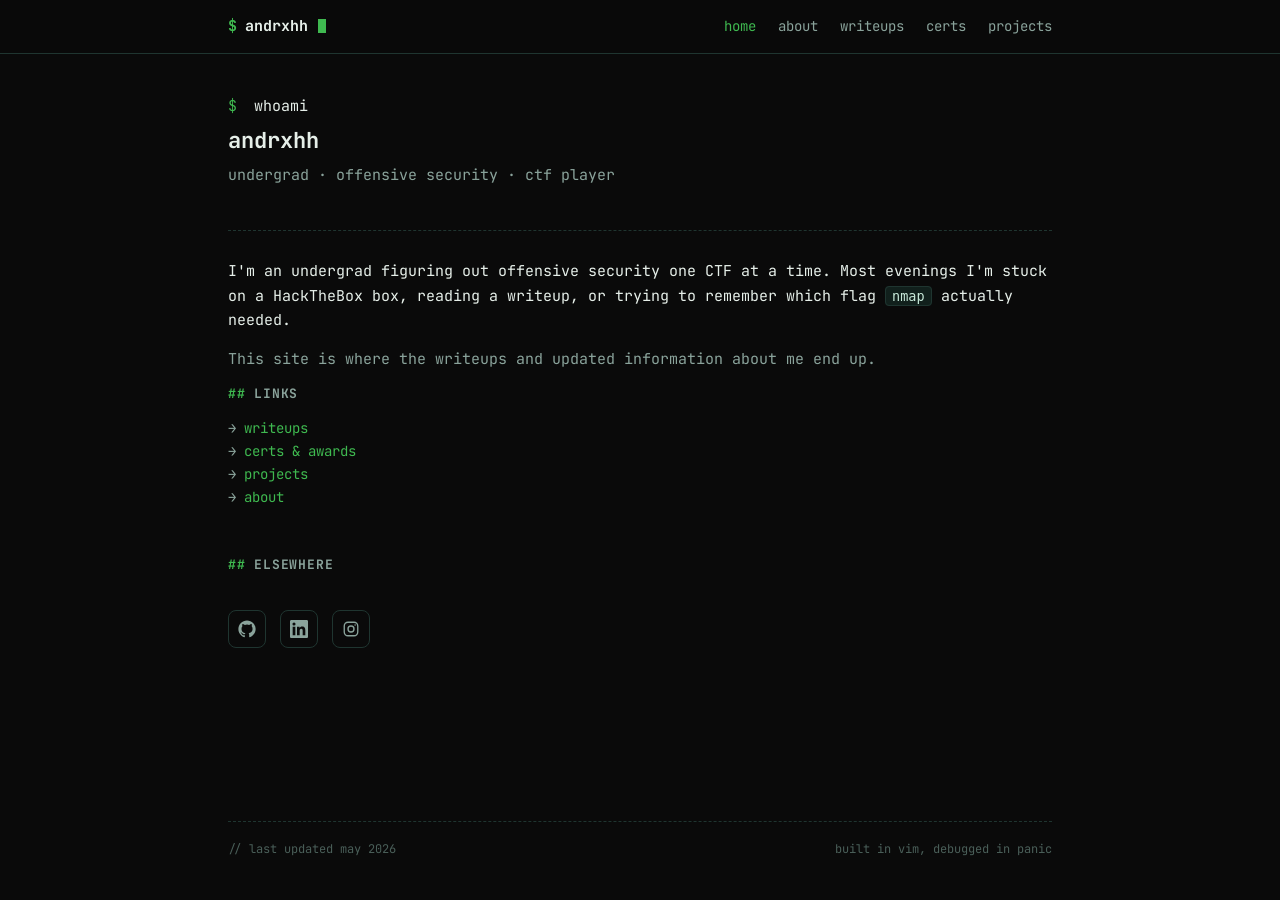
<file: index.html>
<!doctype html>
<html lang="en">
<head>
<meta charset="utf-8" />
<meta name="viewport" content="width=device-width, initial-scale=1" />
<title>andrxhh — home</title>
<link rel="stylesheet" href="styles.css" />
<script src="nav.js" defer></script>
</head>
<body data-screen-label="01 Home">

<header class="topbar">
  <div class="topbar-inner">
    <a class="brand" href="index.html"><span class="prompt">$</span> andrxhh<span class="cursor"></span></a>
    <nav class="nav">
      <a class="active" href="index.html">home</a>
      <a href="about.html">about</a>
      <a href="writeups.html">writeups</a>
      <a href="certs.html">certs</a>
      <a href="projects.html">projects</a>
    </nav>
  </div>
</header>

<main class="wrap">
  <p class="prompt-line"><span class="p">$</span> whoami</p>
  <h1>andrxhh</h1>
  <p class="dim">undergrad · offensive security · ctf player</p>

  <hr />

  <p>
    I'm an undergrad figuring out offensive security one CTF at a time.
    Most evenings I'm stuck on a HackTheBox box, reading a writeup, or trying
    to remember which flag <code style="background:#11201c;border:1px solid #1f3530;padding:1px 6px;border-radius:4px;font-size:13.5px;color:#c7e9d9">nmap</code> actually needed.
  </p>
  <p class="dim">
    This site is where the writeups and updated information about me end up.
  </p>

  <h2 class="section-title">links</h2>
  <ul style="list-style:none;padding:0;margin:0;color:var(--fg-dim);font-size:14px;">
    <li>→ <a href="writeups.html">writeups</a> &nbsp;</li>
    <li>→ <a href="certs.html">certs &amp; awards</a></li>
    <li>→ <a href="projects.html">projects</a></li>
    <li>→ <a href="about.html">about</a></li>
  </ul>

  <h2 class="section-title" style="margin-top:48px;">elsewhere</h2>
  <div class="socials">
    <a href="https://github.com/andrxhh" target="_blank" rel="noopener" aria-label="GitHub" title="GitHub">
      <svg viewBox="0 0 24 24" fill="currentColor"><path d="M12 .5C5.65.5.5 5.65.5 12c0 5.08 3.29 9.39 7.86 10.91.58.11.79-.25.79-.56v-2c-3.2.7-3.88-1.36-3.88-1.36-.52-1.34-1.28-1.7-1.28-1.7-1.05-.72.08-.7.08-.7 1.16.08 1.77 1.19 1.77 1.19 1.03 1.77 2.7 1.26 3.36.96.1-.75.4-1.26.73-1.55-2.55-.29-5.24-1.28-5.24-5.69 0-1.26.45-2.28 1.18-3.08-.12-.29-.51-1.46.11-3.05 0 0 .97-.31 3.17 1.18a11 11 0 0 1 5.78 0c2.2-1.49 3.17-1.18 3.17-1.18.62 1.59.23 2.76.11 3.05.73.8 1.18 1.82 1.18 3.08 0 4.42-2.7 5.39-5.26 5.68.41.36.78 1.05.78 2.12v3.14c0 .31.21.68.8.56C20.21 21.39 23.5 17.08 23.5 12 23.5 5.65 18.35.5 12 .5z"/></svg>
    </a>
    <a href="https://www.linkedin.com/in/andrew-chia-kai-xun" target="_blank" rel="noopener" aria-label="LinkedIn" title="LinkedIn">
      <svg viewBox="0 0 24 24" fill="currentColor"><path d="M20.45 20.45h-3.55v-5.57c0-1.33-.03-3.05-1.86-3.05-1.86 0-2.15 1.45-2.15 2.95v5.67H9.34V9h3.41v1.56h.05c.48-.9 1.63-1.86 3.36-1.86 3.6 0 4.27 2.37 4.27 5.45v6.3zM5.34 7.43a2.07 2.07 0 1 1 0-4.14 2.07 2.07 0 0 1 0 4.14zM7.12 20.45H3.56V9h3.56v11.45zM22.22 0H1.77C.79 0 0 .78 0 1.73v20.54C0 23.22.79 24 1.77 24h20.45C23.21 24 24 23.22 24 22.27V1.73C24 .78 23.21 0 22.22 0z"/></svg>
    </a>
    <a href="https://instagram.com/andrxhh" target="_blank" rel="noopener" aria-label="Instagram" title="Instagram">
      <svg viewBox="0 0 24 24" fill="none" stroke="currentColor" stroke-width="1.8"><rect x="3" y="3" width="18" height="18" rx="5"/><circle cx="12" cy="12" r="4"/><circle cx="17.5" cy="6.5" r="1" fill="currentColor" stroke="none"/></svg>
    </a>
  </div>

  <div class="footer">
    <span>// last updated may 2026</span>
    <span>built in vim, debugged in panic</span>
  </div>
</main>

</body>
</html>
</file>
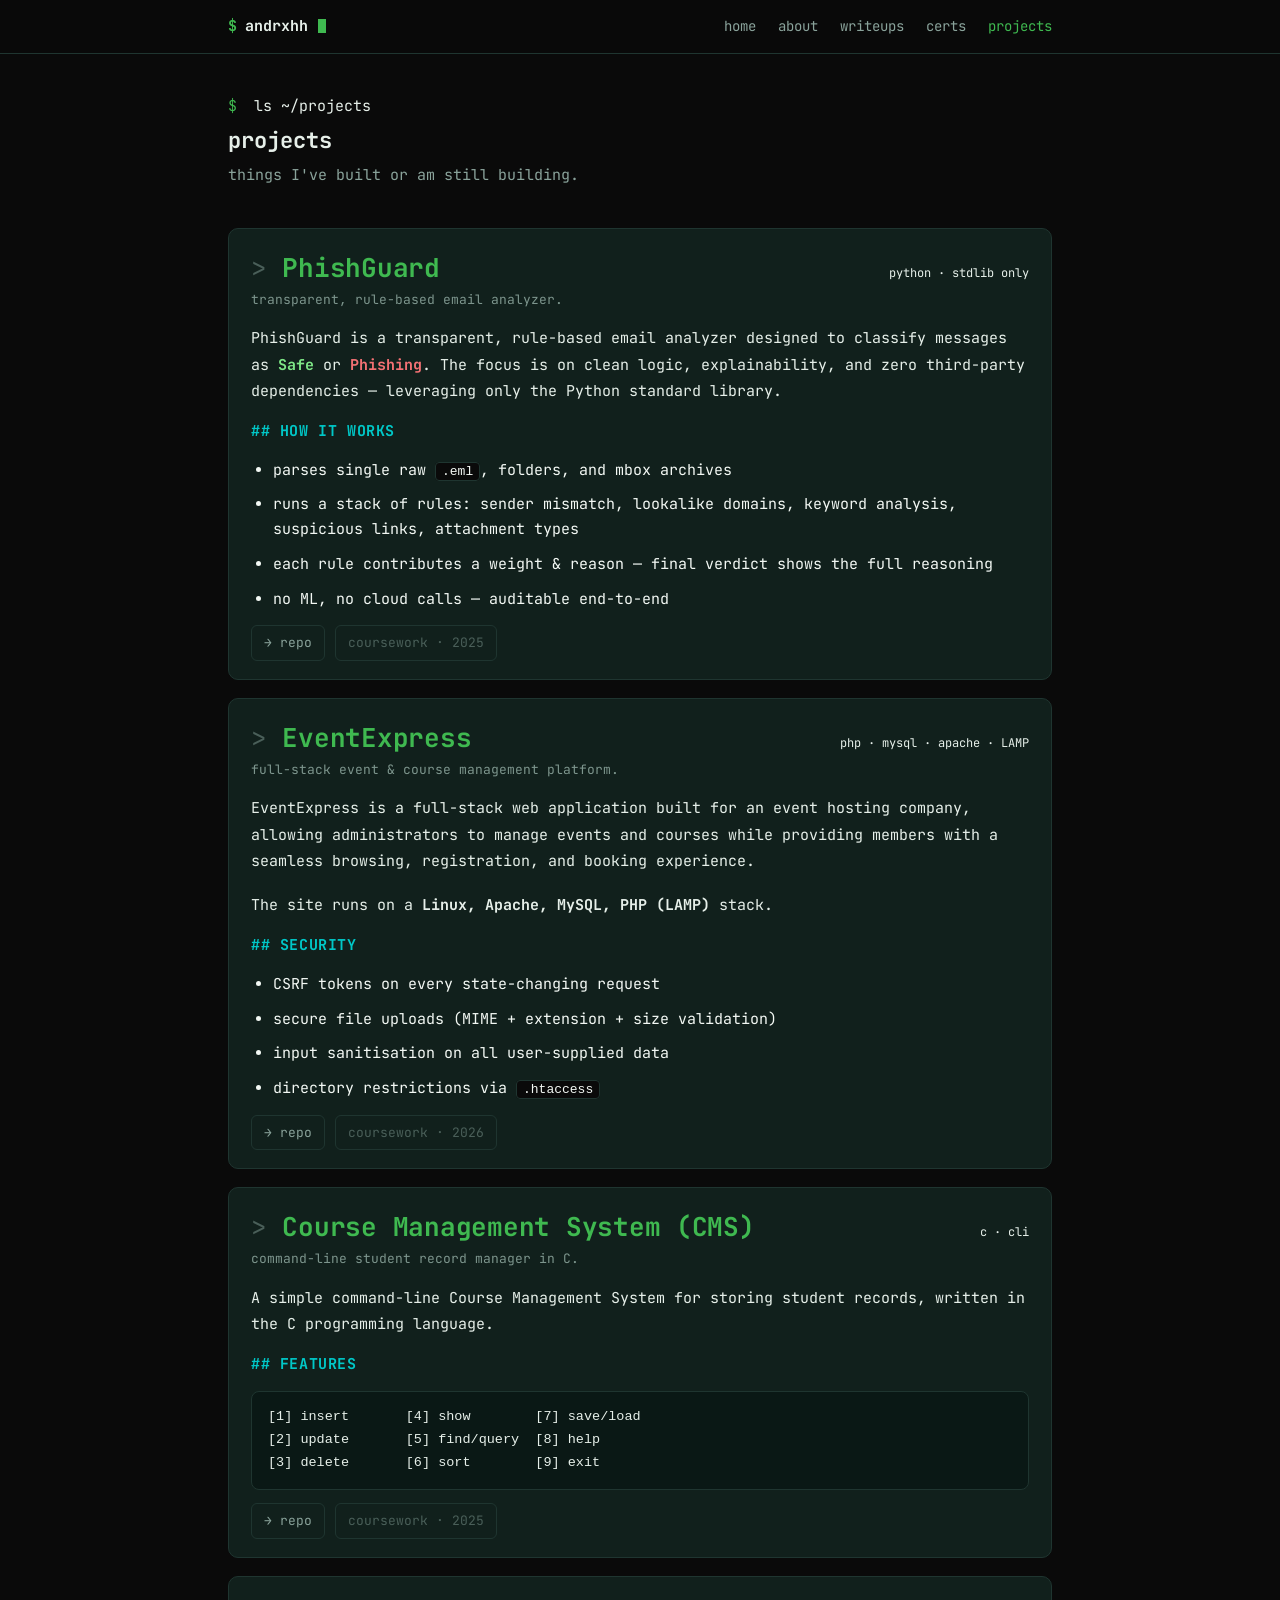
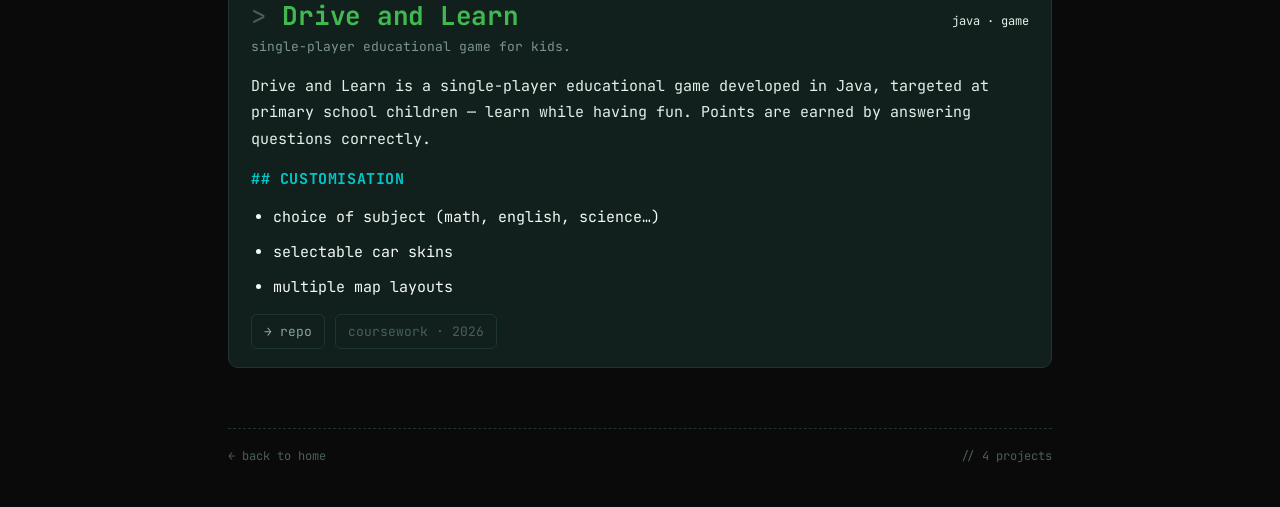
<file: projects.html>
<!doctype html>
<html lang="en">
<head>
<meta charset="utf-8" />
<meta name="viewport" content="width=device-width, initial-scale=1" />
<title>andrxhh — projects</title>
<link rel="stylesheet" href="styles.css" />
<script src="nav.js" defer></script>
<style>
  /* projects-page only */
  main.wrap ul li { margin-bottom: 10px; }
  main.wrap .section-title {
    color: #00c8c8;
    font-size: 15px;
    font-weight: 700;
    letter-spacing: 0.04em;
    margin: 0 0 16px;
  }
  main.wrap .section-title::before { color: #00c8c8; opacity: 1; }
  main.wrap ul li { color: #f3f8f4; }
  main.wrap article p { margin-bottom: 18px; line-height: 1.75; }
  main.wrap article p.dim { margin-bottom: 18px; color: #7d958d; }
  main.wrap article > div:first-child h2 {
    font-size: 26px !important;
    color: var(--green);
    letter-spacing: -0.01em;
    font-weight: 700;
  }
  main.wrap article > div:first-child h2::before {
    content: "> ";
    color: var(--fg-muted);
    font-weight: 400;
  }
</style>
</head>
<body data-screen-label="05 Projects">

<header class="topbar">
  <div class="topbar-inner">
    <a class="brand" href="index.html"><span class="prompt">$</span> andrxhh<span class="cursor"></span></a>
    <nav class="nav">
      <a href="index.html">home</a>
      <a href="about.html">about</a>
      <a href="writeups.html">writeups</a>
      <a href="certs.html">certs</a>
      <a class="active" href="projects.html">projects</a>
    </nav>
  </div>
</header>

<main class="wrap">
  <p class="prompt-line"><span class="p">$</span> ls ~/projects</p>
  <h1>projects</h1>
  <p class="dim">things I've built or am still building.</p>

  <article style="margin-top:26px;border:1px solid var(--border);border-radius:10px;background:var(--bg-elev);padding:22px 22px 18px;">
    <div style="display:flex;justify-content:space-between;gap:16px;flex-wrap:wrap;align-items:baseline;">
      <h2 style="margin:0;font-size:18px;">PhishGuard</h2>
      <span class="dim" style="font-size:12px;">python · stdlib only</span>
    </div>
    <p class="dim" style="margin:4px 0 14px;font-size:13px;">
      transparent, rule-based email analyzer.
    </p>
    <p>
      PhishGuard is a transparent, rule-based email analyzer designed to classify
      messages as <strong style="color:#7ee787;">Safe</strong> or
      <strong style="color:var(--red);">Phishing</strong>. The focus is on clean
      logic, explainability, and zero third-party dependencies — leveraging only
      the Python standard library.
    </p>

    <h3 class="section-title" style="margin-top:18px;">how it works</h3>
    <ul style="color:var(--fg);padding-left:22px;margin:0 0 14px;">
      <li>parses single raw <code style="background:var(--bg);border:1px solid var(--border);padding:1px 6px;border-radius:4px;font-size:13px;">.eml</code>, folders, and mbox archives</li>
      <li>runs a stack of rules: sender mismatch, lookalike domains, keyword analysis, suspicious links, attachment types</li>
      <li>each rule contributes a weight & reason — final verdict shows the full reasoning</li>
      <li>no ML, no cloud calls — auditable end-to-end</li>
    </ul>

    <div style="display:flex;gap:10px;flex-wrap:wrap;margin-top:10px;">
      <a href="https://github.com/andrxhh" target="_blank" rel="noopener"
         style="display:inline-flex;align-items:center;gap:8px;border:1px solid var(--border);padding:6px 12px;border-radius:6px;color:var(--fg-dim);font-size:13px;">
        → repo
      </a>
      <span style="display:inline-flex;align-items:center;gap:8px;border:1px solid var(--border);padding:6px 12px;border-radius:6px;color:var(--fg-muted);font-size:13px;">
        coursework · 2025
      </span>
    </div>
  </article>

  <article style="margin-top:18px;border:1px solid var(--border);border-radius:10px;background:var(--bg-elev);padding:22px 22px 18px;">
    <div style="display:flex;justify-content:space-between;gap:16px;flex-wrap:wrap;align-items:baseline;">
      <h2 style="margin:0;font-size:18px;">EventExpress</h2>
      <span class="dim" style="font-size:12px;">php · mysql · apache · LAMP</span>
    </div>
    <p class="dim" style="margin:4px 0 14px;font-size:13px;">
      full-stack event &amp; course management platform.
    </p>
    <p>
      EventExpress is a full-stack web application built for an event hosting
      company, allowing administrators to manage events and courses while
      providing members with a seamless browsing, registration, and booking
      experience.
    </p>
    <p>
      The site runs on a <strong>Linux, Apache, MySQL, PHP (LAMP)</strong> stack.
    </p>

    <h3 class="section-title" style="margin-top:18px;">security</h3>
    <ul style="color:var(--fg);padding-left:22px;margin:0 0 14px;">
      <li>CSRF tokens on every state-changing request</li>
      <li>secure file uploads (MIME + extension + size validation)</li>
      <li>input sanitisation on all user-supplied data</li>
      <li>directory restrictions via <code style="background:var(--bg);border:1px solid var(--border);padding:1px 6px;border-radius:4px;font-size:13px;">.htaccess</code></li>
    </ul>

    <div style="display:flex;gap:10px;flex-wrap:wrap;margin-top:10px;">
      <a href="https://github.com/andrxhh" target="_blank" rel="noopener"
         style="display:inline-flex;align-items:center;gap:8px;border:1px solid var(--border);padding:6px 12px;border-radius:6px;color:var(--fg-dim);font-size:13px;">
        → repo
      </a>
      <span style="display:inline-flex;align-items:center;gap:8px;border:1px solid var(--border);padding:6px 12px;border-radius:6px;color:var(--fg-muted);font-size:13px;">
        coursework · 2026
      </span>
    </div>
  </article>

  <article style="margin-top:18px;border:1px solid var(--border);border-radius:10px;background:var(--bg-elev);padding:22px 22px 18px;">
    <div style="display:flex;justify-content:space-between;gap:16px;flex-wrap:wrap;align-items:baseline;">
      <h2 style="margin:0;font-size:18px;">Course Management System (CMS)</h2>
      <span class="dim" style="font-size:12px;">c · cli</span>
    </div>
    <p class="dim" style="margin:4px 0 14px;font-size:13px;">
      command-line student record manager in C.
    </p>
    <p>
      A simple command-line Course Management System for storing student
      records, written in the C programming language.
    </p>

    <h3 class="section-title" style="margin-top:18px;">features</h3>
    <pre style="background:#0a1815;border:1px solid var(--border);padding:14px 16px;border-radius:8px;font-size:13.5px;line-height:1.7;color:var(--fg);overflow-x:auto;">[1] insert       [4] show        [7] save/load
[2] update       [5] find/query  [8] help
[3] delete       [6] sort        [9] exit</pre>

    <div style="display:flex;gap:10px;flex-wrap:wrap;margin-top:10px;">
      <a href="https://github.com/andrxhh" target="_blank" rel="noopener"
         style="display:inline-flex;align-items:center;gap:8px;border:1px solid var(--border);padding:6px 12px;border-radius:6px;color:var(--fg-dim);font-size:13px;">
        → repo
      </a>
      <span style="display:inline-flex;align-items:center;gap:8px;border:1px solid var(--border);padding:6px 12px;border-radius:6px;color:var(--fg-muted);font-size:13px;">
        coursework · 2025
      </span>
    </div>
  </article>

  <article style="margin-top:18px;border:1px solid var(--border);border-radius:10px;background:var(--bg-elev);padding:22px 22px 18px;">
    <div style="display:flex;justify-content:space-between;gap:16px;flex-wrap:wrap;align-items:baseline;">
      <h2 style="margin:0;font-size:18px;">Drive and Learn</h2>
      <span class="dim" style="font-size:12px;">java · game</span>
    </div>
    <p class="dim" style="margin:4px 0 14px;font-size:13px;">
      single-player educational game for kids.
    </p>
    <p>
      Drive and Learn is a single-player educational game developed in Java,
      targeted at primary school children — learn while having fun. Points are
      earned by answering questions correctly.
    </p>

    <h3 class="section-title" style="margin-top:18px;">customisation</h3>
    <ul style="color:var(--fg);padding-left:22px;margin:0 0 14px;">
      <li>choice of subject (math, english, science…)</li>
      <li>selectable car skins</li>
      <li>multiple map layouts</li>
    </ul>

    <div style="display:flex;gap:10px;flex-wrap:wrap;margin-top:10px;">
      <a href="https://github.com/andrxhh" target="_blank" rel="noopener"
         style="display:inline-flex;align-items:center;gap:8px;border:1px solid var(--border);padding:6px 12px;border-radius:6px;color:var(--fg-dim);font-size:13px;">
        → repo
      </a>
      <span style="display:inline-flex;align-items:center;gap:8px;border:1px solid var(--border);padding:6px 12px;border-radius:6px;color:var(--fg-muted);font-size:13px;">
        coursework · 2026
      </span>
    </div>
  </article>

  <div class="footer">
    <a href="index.html" style="color:var(--fg-muted);">← back to home</a>
    <span>// 4 projects</span>
  </div>
</main>

</body>
</html>
</file>
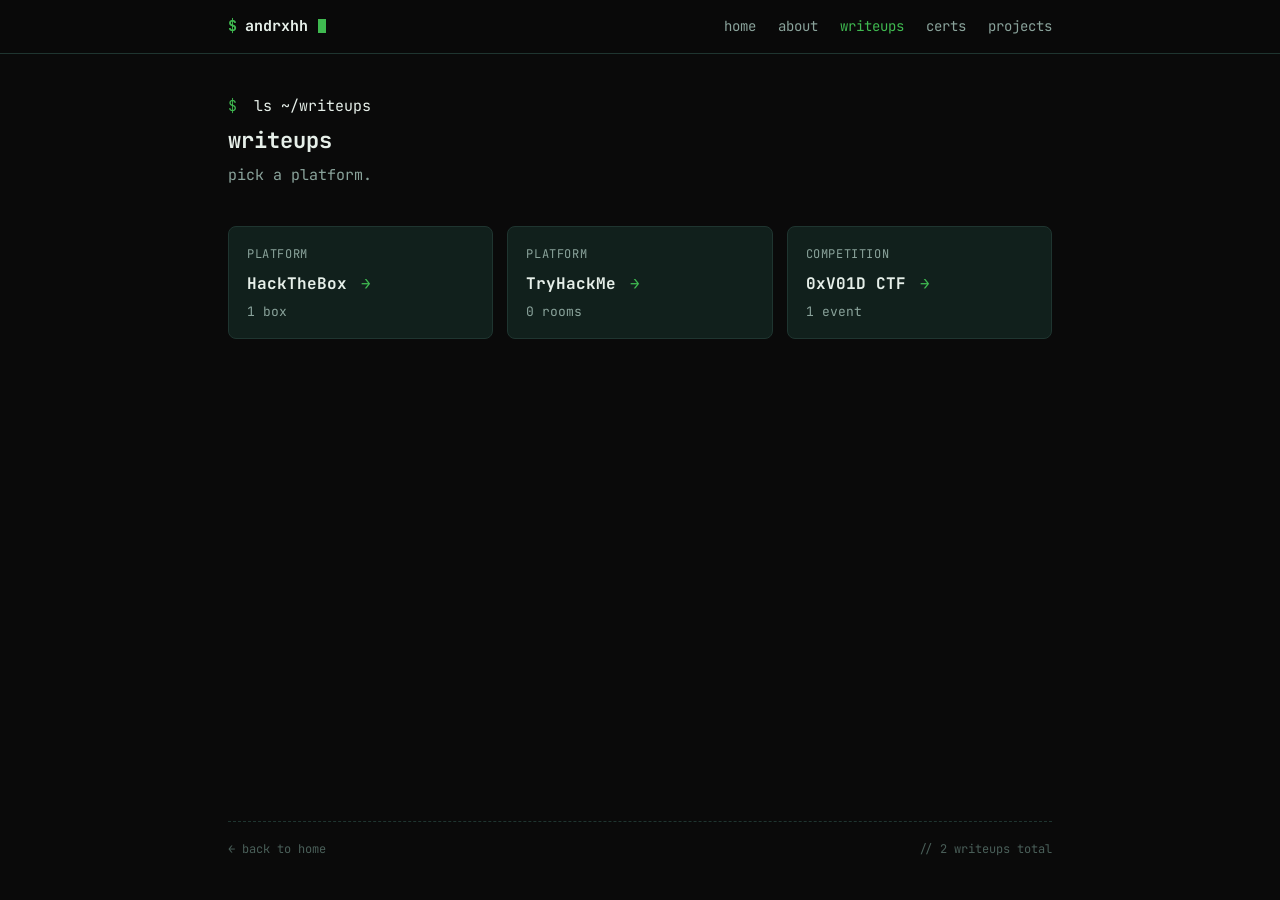
<file: writeups.html>
<!doctype html>
<html lang="en">
<head>
<meta charset="utf-8" />
<meta name="viewport" content="width=device-width, initial-scale=1" />
<title>andrxhh — writeups</title>
<link rel="stylesheet" href="styles.css" />
<script src="nav.js" defer></script>
</head>
<body data-screen-label="03 Writeups">

<header class="topbar">
  <div class="topbar-inner">
    <a class="brand" href="index.html"><span class="prompt">$</span> andrxhh<span class="cursor"></span></a>
    <nav class="nav">
      <a href="index.html">home</a>
      <a href="about.html">about</a>
      <a class="active" href="writeups.html">writeups</a>
      <a href="certs.html">certs</a>
      <a href="projects.html">projects</a>
    </nav>
  </div>
</header>

<main class="wrap">
  <p class="prompt-line"><span class="p">$</span> ls ~/writeups</p>
  <h1>writeups</h1>
  <p class="dim">pick a platform.</p>

  <div class="grid" style="margin-top:24px;">
    <a class="card" href="writeup-platforms/writeups-htb.html">
      <div class="label">platform</div>
      <div class="title">HackTheBox <span class="arrow">→</span></div>
      <div class="meta">1 box</div>
    </a>

    <a class="card" href="writeup-platforms/writeups-thm.html">
      <div class="label">platform</div>
      <div class="title">TryHackMe <span class="arrow">→</span></div>
      <div class="meta">0 rooms</div>
    </a>

    <a class="card" href="writeup-platforms/writeups-v01d.html">
      <div class="label">Competition</div>
      <div class="title">0xV01D CTF <span class="arrow">→</span></div>
      <div class="meta">1 event</div>
    </a>
  </div>

  <div class="footer">
    <a href="index.html" style="color:var(--fg-muted);">← back to home</a>
    <span>// 2 writeups total</span>
  </div>
</main>

</body>
</html>
</file>
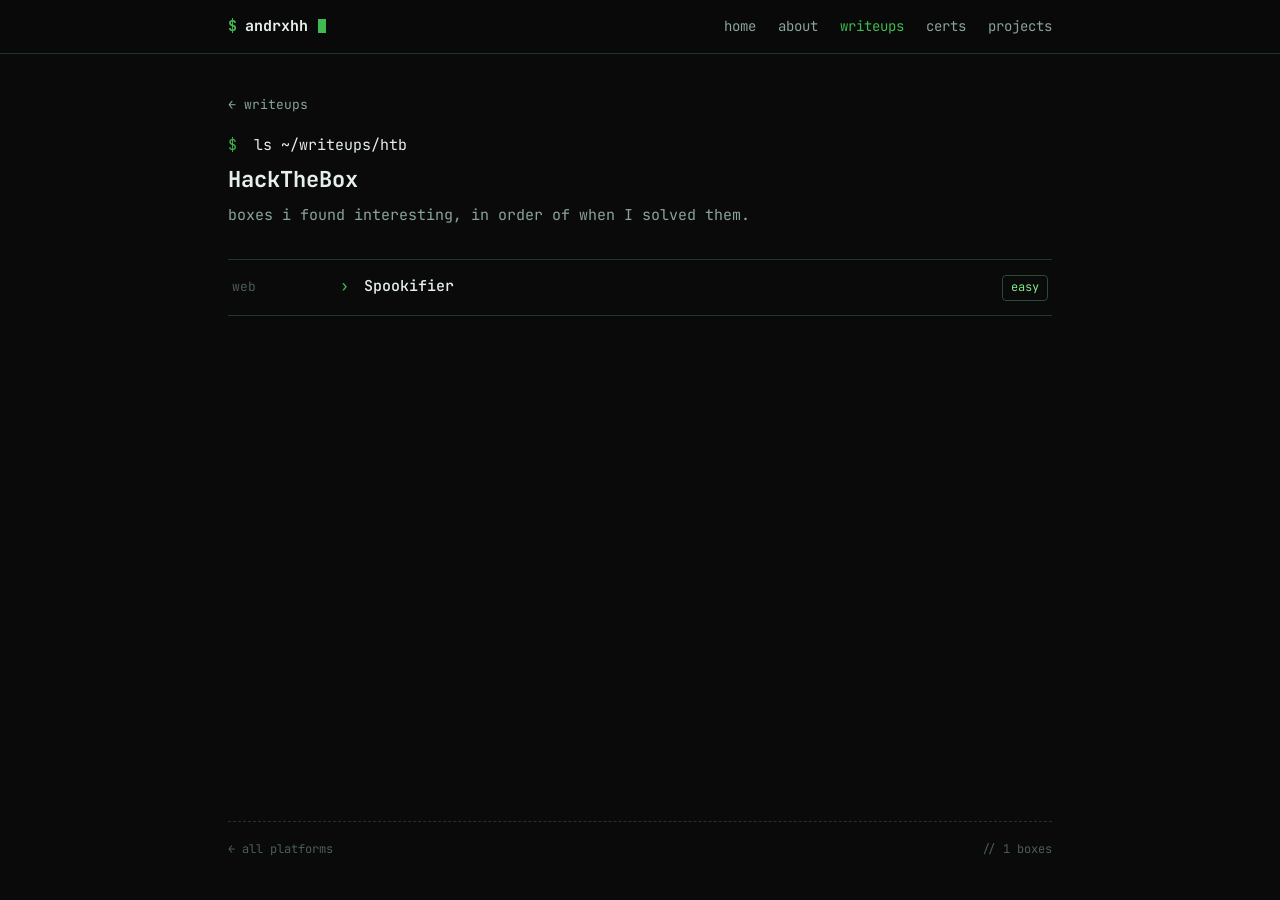
<file: writeup-platforms/writeups-htb.html>
<!doctype html>
<html lang="en">
<head>
<meta charset="utf-8" />
<meta name="viewport" content="width=device-width, initial-scale=1" />
<title>andrxhh — HackTheBox</title>
<link rel="stylesheet" href="../styles.css" />
<script src="../nav.js" defer></script>
</head>
<body data-screen-label="03a HTB">

<header class="topbar">
  <div class="topbar-inner">
    <a class="brand" href="../index.html"><span class="prompt">$</span> andrxhh<span class="cursor"></span></a>
    <nav class="nav">
      <a href="../index.html">home</a>
      <a href="../about.html">about</a>
      <a class="active" href="../writeups.html">writeups</a>
      <a href="../certs.html">certs</a>
      <a href="../projects.html">projects</a>
    </nav>
  </div>
</header>

<main class="wrap">
  <a href="../writeups.html" class="back-link">← writeups</a>
  <p class="prompt-line"><span class="p">$</span> ls ~/writeups/htb</p>
  <h1>HackTheBox</h1>
  <p class="dim">boxes i found interesting, in order of when I solved them.</p>

  <div class="list" style="margin-top:18px;">
    <a class="row" href="../writeups/spookifier.html">
      <span class="date">web</span>
      <span class="name"><span class="arrow">›</span> Spookifier</span>
      <span class="tag easy">easy</span>
    </a>
  </div>

  <div class="footer">
    <a href="../writeups.html" style="color:var(--fg-muted);">← all platforms</a>
    <span>// 1 boxes</span>
  </div>
</main>

</body>
</html>
</file>
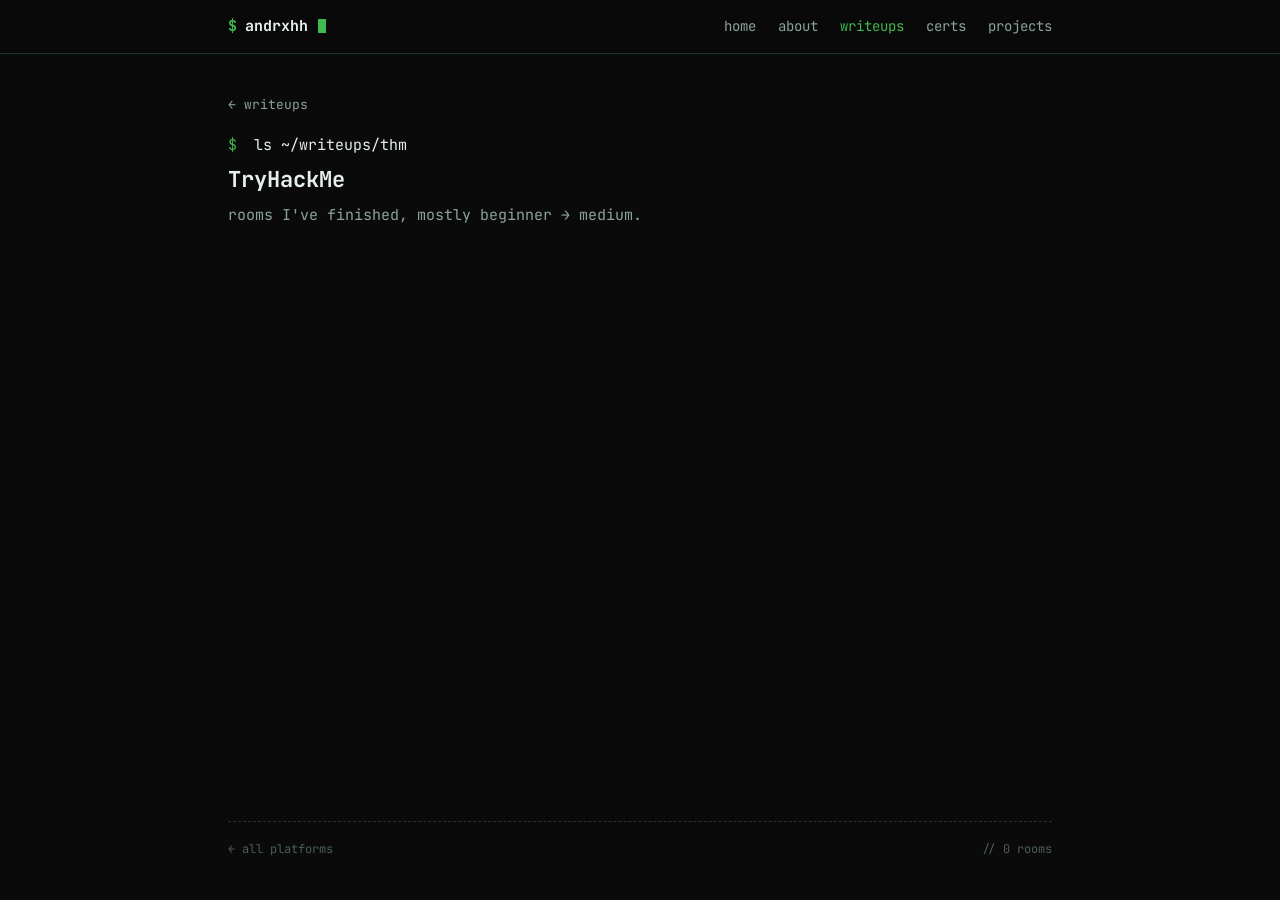
<file: writeup-platforms/writeups-thm.html>
<!doctype html>
<html lang="en">
<head>
<meta charset="utf-8" />
<meta name="viewport" content="width=device-width, initial-scale=1" />
<title>andrxhh — TryHackMe</title>
<link rel="stylesheet" href="../styles.css" />
<script src="../nav.js" defer></script>
</head>
<body data-screen-label="03b THM">

<header class="topbar">
  <div class="topbar-inner">
    <a class="brand" href="../index.html"><span class="prompt">$</span> andrxhh<span class="cursor"></span></a>
    <nav class="nav">
      <a href="../index.html">home</a>
      <a href="../about.html">about</a>
      <a class="active" href="../writeups.html">writeups</a>
      <a href="../certs.html">certs</a>
      <a href="../projects.html">projects</a>
    </nav>
  </div>
</header>

<main class="wrap">
  <a href="../writeups.html" class="back-link">← writeups</a>
  <p class="prompt-line"><span class="p">$</span> ls ~/writeups/thm</p>
  <h1>TryHackMe</h1>
  <p class="dim">rooms I've finished, mostly beginner → medium.</p>



  <div class="footer">
    <a href="../writeups.html" style="color:var(--fg-muted);">← all platforms</a>
    <span>// 0 rooms</span>
  </div>
</main>

</body>
</html>
</file>
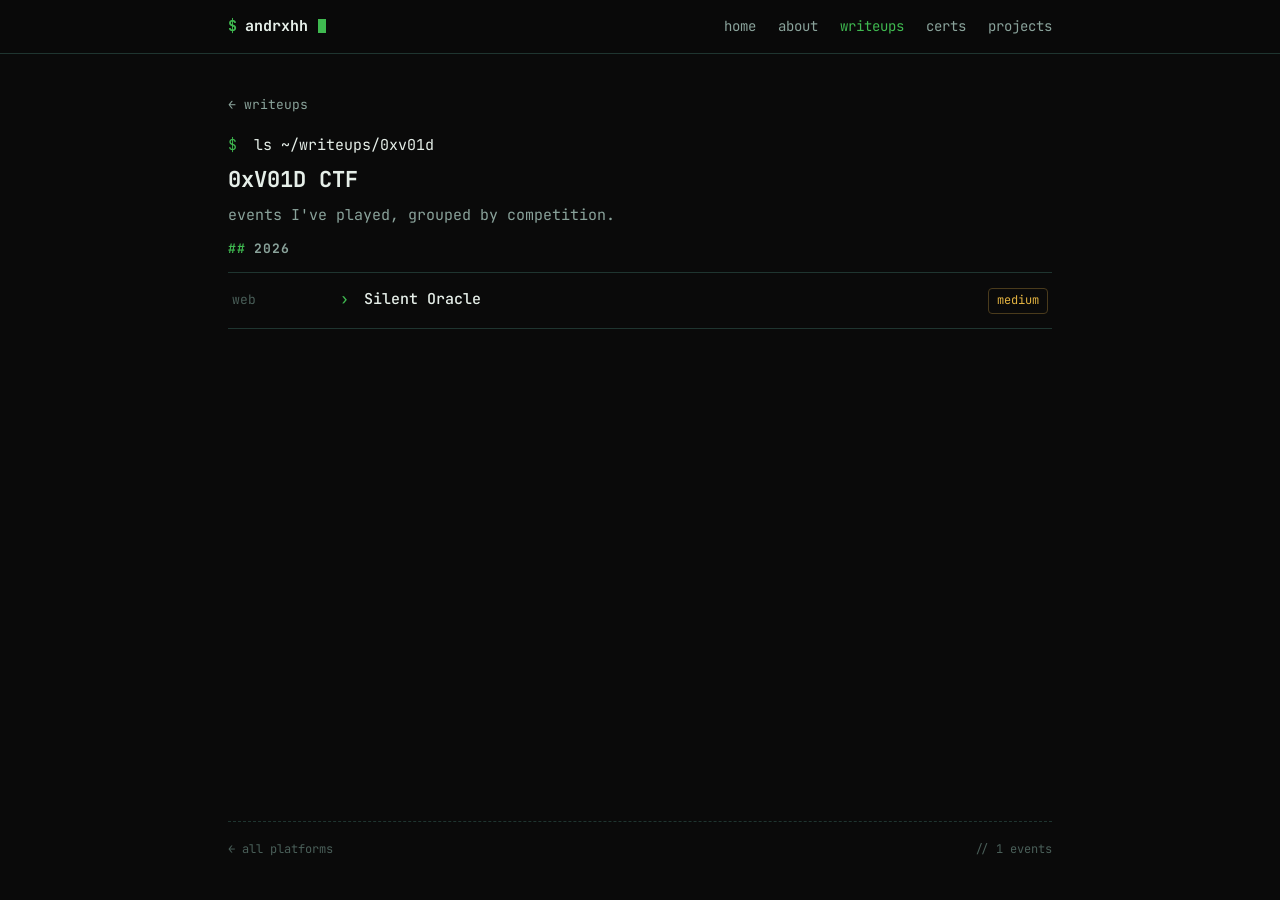
<file: writeup-platforms/writeups-v01d.html>
<!doctype html>
<html lang="en">
<head>
<meta charset="utf-8" />
<meta name="viewport" content="width=device-width, initial-scale=1" />
<title>andrxhh — 0xV01D CTF</title>
<link rel="stylesheet" href="../styles.css" />
<script src="../nav.js" defer></script>
</head>
<body data-screen-label="03c 0xV01D">

<header class="topbar">
  <div class="topbar-inner">
    <a class="brand" href="../index.html"><span class="prompt">$</span> andrxhh<span class="cursor"></span></a>
    <nav class="nav">
      <a href="../index.html">home</a>
      <a href="../about.html">about</a>
      <a class="active" href="../writeups.html">writeups</a>
      <a href="../certs.html">certs</a>
      <a href="../projects.html">projects</a>
    </nav>
  </div>
</header>

<main class="wrap">
  <a href="../writeups.html" class="back-link">← writeups</a>
  <p class="prompt-line"><span class="p">$</span> ls ~/writeups/0xv01d</p>
  <h1>0xV01D CTF</h1>
  <p class="dim">events I've played, grouped by competition.</p>

  <h2 class="section-title">2026</h2>
  <div class="list">
    <a class="row" href="../writeups/silent-oracle.html">
      <span class="date">web</span>
      <span class="name"><span class="arrow">›</span> Silent Oracle</span>
      <span class="tag medium">medium</span>
    </a>
  </div>


  <div class="footer">
    <a href="../writeups.html" style="color:var(--fg-muted);">← all platforms</a>
    <span>// 1 events</span>
  </div>
</main>

</body>
</html>
</file>
<file: styles.css>
/* andrxhh — minimal terminal aesthetic */
@import url('https://fonts.googleapis.com/css2?family=JetBrains+Mono:wght@400;500;700&display=swap');

:root {
  --bg: #0a0a0a;
  --bg-elev: #11201c;
  --bg-elev-2: #16302a;
  --fg: #e6efe9;
  --fg-dim: #8aa39b;
  --fg-muted: #4a5f59;
  --green: #3fb950;
  --green-dim: #2ea043;
  --amber: #d4a02a;
  --red: #f47174;
  --cyan: #58c4dc;
  --border: #1f3530;
  --max-w: 880px;
}

* { box-sizing: border-box; }

html, body {
  margin: 0;
  padding: 0;
  background: var(--bg);
  color: var(--fg);
  font-family: 'JetBrains Mono', ui-monospace, SFMono-Regular, Menlo, monospace;
  font-size: 15px;
  line-height: 1.65;
  -webkit-font-smoothing: antialiased;
}

body {
  display: flex;
  flex-direction: column;
  min-height: 100vh;
}

a { color: var(--green); text-decoration: none; }
a:hover { text-decoration: underline; text-underline-offset: 3px; }

::selection { background: var(--green); color: var(--bg); }

/* ---------- layout ---------- */
.wrap {
  max-width: var(--max-w);
  width: 100%;
  margin: 0 auto;
  padding: 40px 28px 40px;
  flex: 1;
  display: flex;
  flex-direction: column;
}
/* push footer to bottom on short pages while keeping its natural top margin */
.wrap > :nth-last-child(2) { margin-bottom: auto; }

/* ---------- top nav ---------- */
.topbar {
  border-bottom: 1px solid var(--border);
  position: sticky;
  top: 0;
  background: rgba(10, 10, 10, 0.92);
  backdrop-filter: blur(6px);
  z-index: 10;
}
.topbar-inner {
  max-width: var(--max-w);
  margin: 0 auto;
  padding: 14px 28px;
  display: flex;
  align-items: center;
  justify-content: space-between;
  gap: 24px;
  flex-wrap: wrap;
}
.brand {
  color: var(--fg);
  font-weight: 700;
  display: inline-flex;
  align-items: center;
  gap: 8px;
}
.brand:hover { text-decoration: none; }
.brand .prompt { color: var(--green); }
.brand .cursor {
  display: inline-block;
  width: 8px;
  height: 14px;
  background: var(--green);
  margin-left: 2px;
  animation: blink 1.1s steps(1) infinite;
  vertical-align: -2px;
}
@keyframes blink { 50% { opacity: 0; } }

.nav {
  display: flex;
  gap: 22px;
  flex-wrap: wrap;
}
.nav a {
  color: var(--fg-dim);
  font-size: 14px;
}
.nav a.active { color: var(--green); }
.nav a:hover { color: var(--fg); text-decoration: none; }

/* hamburger toggle — hidden on desktop, shown on mobile */
.nav-toggle {
  display: none;
  width: 38px;
  height: 38px;
  padding: 0;
  background: transparent;
  border: 1px solid var(--border);
  border-radius: 6px;
  cursor: pointer;
  flex-direction: column;
  align-items: center;
  justify-content: center;
  gap: 5px;
  transition: border-color .15s ease, background .15s ease;
}
.nav-toggle:hover {
  border-color: var(--green);
  background: var(--bg-elev);
}
.nav-toggle span {
  display: block;
  width: 18px;
  height: 2px;
  background: var(--fg-dim);
  border-radius: 2px;
  transition: transform .2s ease, opacity .15s ease, background .15s ease;
}
.nav-toggle:hover span { background: var(--green); }
.nav-toggle.is-open span:nth-child(1) { transform: translateY(7px) rotate(45deg); }
.nav-toggle.is-open span:nth-child(2) { opacity: 0; }
.nav-toggle.is-open span:nth-child(3) { transform: translateY(-7px) rotate(-45deg); }

@media (max-width: 640px) {
  .topbar-inner {
    padding: 12px 18px;
    flex-wrap: nowrap;
  }
  .nav-toggle { display: inline-flex; }
  .nav {
    display: none;
    position: absolute;
    top: 100%;
    left: 0;
    right: 0;
    flex-direction: column;
    gap: 0;
    background: rgba(10, 10, 10, 0.98);
    backdrop-filter: blur(6px);
    border-bottom: 1px solid var(--border);
    padding: 6px 18px 14px;
  }
  .nav.open { display: flex; }
  .nav a {
    padding: 12px 4px;
    border-bottom: 1px dashed var(--border);
    font-size: 15px;
  }
  .nav a:last-child { border-bottom: none; }

  /* tighter page padding */
  .wrap { padding: 28px 18px 28px; }

  /* writeup list rows — give the title most of the width, shrink date label */
  .list a.row {
    grid-template-columns: 64px 1fr auto;
    gap: 10px;
    padding: 12px 2px;
    align-items: center;
  }
  .list .date { font-size: 12px; }
  .list .name { font-size: 14px; line-height: 1.4; }
  .list .name .arrow { margin-right: 4px; }
  .list .tag { font-size: 11px; padding: 2px 6px; white-space: nowrap; }

  /* card grid — single column on phones */
  .grid { grid-template-columns: 1fr; }

  /* trim large headings a touch */
  h1 { font-size: 20px; }
  h2 { font-size: 16px; margin-top: 28px; }
  .section-title { font-size: 12px; }

  /* footer stacks cleaner */
  .footer { flex-direction: column; gap: 6px; }
}

/* ---------- headings ---------- */
h1, h2, h3 { font-weight: 700; line-height: 1.3; }
h1 { font-size: 22px; margin: 0 0 8px; }
h2 { font-size: 17px; margin: 32px 0 14px; color: var(--fg); }
h3 { font-size: 15px; margin: 22px 0 8px; }

.section-title {
  color: var(--fg-dim);
  font-size: 13px;
  letter-spacing: 0.06em;
  text-transform: uppercase;
  margin: 0 0 14px;
}
.section-title::before {
  content: "## ";
  color: var(--green);
}

p { margin: 0 0 14px; color: var(--fg); }
p.dim { color: var(--fg-dim); }

hr {
  border: 0;
  border-top: 1px dashed var(--border);
  margin: 28px 0;
}

/* ---------- prompt line ---------- */
.prompt-line {
  color: var(--fg);
  margin: 0 0 8px;
}
.prompt-line .p { color: var(--green); margin-right: 8px; }
.prompt-line .c { color: var(--fg-dim); }

/* ---------- terminal window ---------- */
.term {
  background: #0a1815;
  border-radius: 10px;
  border: 1px solid var(--border);
  overflow: hidden;
  box-shadow: 0 20px 60px rgba(0,0,0,0.45);
  margin: 14px 0 24px;
}
.term-bar {
  display: flex;
  align-items: center;
  justify-content: space-between;
  padding: 10px 14px;
  background: #0e201c;
  border-bottom: 1px solid var(--border);
}
.term-dots { display: flex; gap: 7px; }
.term-dots span {
  width: 12px; height: 12px; border-radius: 50%;
  background: #2a3e39;
}
.term-dots span:first-child { background: #e35b5b; }
.term-dots span:nth-child(2) { background: #e3a23b; }
.term-dots span:nth-child(3) { background: #3fb950; }
.term-title { color: var(--fg-dim); font-size: 12px; }
.term-body {
  padding: 22px 26px 26px;
  font-size: 14.5px;
  line-height: 1.85;
}
.term-body .p { color: var(--green); margin-right: 10px; font-weight: 500; }
.term-body .o { color: var(--fg); }
.term-body .c { color: var(--fg-muted); }
.term-body .k { color: var(--fg-dim); display: inline-block; min-width: 110px; }
.term-body .blink {
  display: inline-block;
  width: 10px; height: 16px;
  background: var(--green);
  vertical-align: -3px;
  animation: blink 1.1s steps(1) infinite;
}
.term-body .row { display: block; }
.term-body .gap { display: block; height: 12px; }

/* ---------- card grid ---------- */
.grid {
  display: grid;
  grid-template-columns: repeat(auto-fill, minmax(240px, 1fr));
  gap: 14px;
  margin: 14px 0 0;
}
.card {
  display: block;
  background: var(--bg-elev);
  border: 1px solid var(--border);
  border-radius: 8px;
  padding: 18px 18px 16px;
  color: var(--fg);
  transition: border-color .15s ease, transform .15s ease, background .15s ease;
}
.card:hover {
  border-color: var(--green);
  text-decoration: none;
  background: var(--bg-elev-2);
}
.card .label {
  color: var(--fg-dim);
  font-size: 12px;
  text-transform: uppercase;
  letter-spacing: 0.05em;
  margin-bottom: 6px;
}
.card .title {
  color: var(--fg);
  font-weight: 700;
  font-size: 16px;
  margin-bottom: 4px;
}
.card .title .arrow {
  color: var(--green);
  margin-left: 4px;
  transition: transform .15s ease;
  display: inline-block;
}
.card:hover .title .arrow { transform: translateX(3px); }
.card .meta {
  color: var(--fg-dim);
  font-size: 13px;
}

/* ---------- table list (writeups) ---------- */
.list {
  display: flex;
  flex-direction: column;
  border-top: 1px solid var(--border);
}
.list a.row {
  display: grid;
  grid-template-columns: 90px 1fr auto;
  gap: 18px;
  padding: 14px 4px;
  border-bottom: 1px solid var(--border);
  color: var(--fg);
  align-items: baseline;
}
.list a.row:hover { background: var(--bg-elev); text-decoration: none; }
.list .date { color: var(--fg-muted); font-size: 13px; }
.list .name { font-weight: 500; }
.list .name .arrow { color: var(--green); margin-right: 6px; }
.list .tag {
  font-size: 12px;
  padding: 2px 8px;
  border-radius: 4px;
  border: 1px solid var(--border);
  color: var(--fg-dim);
}
.list .tag.easy   { color: #7ee787; border-color: #2a4a32; }
.list .tag.medium { color: #e3b341; border-color: #4a3b1c; }
.list .tag.hard   { color: #f47174; border-color: #4a2828; }
.list .tag.insane { color: #d2a8ff; border-color: #3a2b4a; }

/* ---------- footer / socials ---------- */
.socials {
  display: flex;
  gap: 14px;
  margin: 22px 0 0;
}
.socials a {
  width: 38px; height: 38px;
  display: inline-flex;
  align-items: center;
  justify-content: center;
  border: 1px solid var(--border);
  border-radius: 8px;
  color: var(--fg-dim);
  transition: color .15s ease, border-color .15s ease, background .15s ease;
}
.socials a:hover {
  color: var(--green);
  border-color: var(--green);
  background: var(--bg-elev);
  text-decoration: none;
}
.socials svg { width: 18px; height: 18px; }

.footer {
  margin-top: 60px;
  padding-top: 18px;
  border-top: 1px dashed var(--border);
  color: var(--fg-muted);
  font-size: 12px;
  display: flex;
  justify-content: space-between;
  gap: 16px;
  flex-wrap: wrap;
}

/* ---------- cert/award gallery ---------- */
.certs-grid {
  display: grid;
  grid-template-columns: repeat(auto-fill, minmax(220px, 1fr));
  gap: 14px;
  margin-top: 14px;
}
.cert-card {
  background: var(--bg-elev);
  border: 1px solid var(--border);
  border-radius: 8px;
  padding: 14px;
  cursor: pointer;
  transition: border-color .15s ease, transform .15s ease;
  text-align: left;
  font-family: inherit;
  color: inherit;
  font-size: inherit;
}
.cert-card:hover { border-color: var(--green); transform: translateY(-2px); }
.cert-thumb {
  aspect-ratio: 4 / 3;
  background:
    repeating-linear-gradient(45deg, #16302a 0 10px, #11201c 10px 20px);
  border-radius: 6px;
  display: flex;
  align-items: center;
  justify-content: center;
  color: var(--fg-muted);
  font-size: 11px;
  letter-spacing: 0.1em;
  margin-bottom: 12px;
  border: 1px solid var(--border);
}
.cert-name { font-weight: 700; color: var(--fg); margin-bottom: 2px; }
.cert-issuer { color: var(--fg-dim); font-size: 12px; }
.cert-date { color: var(--fg-muted); font-size: 11px; margin-top: 6px; }

/* modal */
.modal-back {
  position: fixed; inset: 0;
  background: rgba(0,0,0,0.78);
  display: none;
  align-items: center;
  justify-content: center;
  padding: 24px;
  z-index: 100;
}
.modal-back.open { display: flex; }
.modal {
  background: var(--bg-elev);
  border: 1px solid var(--border);
  border-radius: 10px;
  max-width: 720px;
  width: 100%;
  padding: 22px;
  position: relative;
}
.modal-close {
  position: absolute;
  top: 10px; right: 14px;
  background: none;
  border: none;
  color: var(--fg-dim);
  cursor: pointer;
  font-family: inherit;
  font-size: 16px;
}
.modal-close:hover { color: var(--green); }
.modal-img {
  aspect-ratio: 4 / 3;
  background:
    repeating-linear-gradient(45deg, #16302a 0 14px, #11201c 14px 28px);
  border: 1px solid var(--border);
  border-radius: 6px;
  display: flex;
  align-items: center;
  justify-content: center;
  color: var(--fg-muted);
  font-size: 12px;
  letter-spacing: 0.15em;
  margin-bottom: 14px;
}
.modal h3 { margin: 0 0 4px; }
.modal .meta { color: var(--fg-dim); font-size: 13px; }

/* ---------- writeup detail prose ---------- */
.prose { max-width: 760px; }
.prose h2 { margin-top: 36px; }
.prose code {
  background: var(--bg-elev);
  border: 1px solid var(--border);
  padding: 1px 6px;
  border-radius: 4px;
  font-size: 13.5px;
  color: #c7e9d9;
}
.prose pre {
  background: #0a1815;
  border: 1px solid var(--border);
  padding: 14px 16px;
  border-radius: 8px;
  overflow-x: auto;
  font-size: 13.5px;
  line-height: 1.7;
  color: var(--fg);
  margin: 14px 0;
}
.prose pre .p { color: var(--green); }
.prose pre .c { color: var(--fg-muted); }
.prose pre .s { color: #c7e9d9; }
.prose ul { padding-left: 22px; }
.prose ul li { margin-bottom: 4px; }
.prose blockquote {
  border-left: 2px solid var(--green);
  padding: 4px 14px;
  margin: 14px 0;
  color: var(--fg-dim);
}

.meta-bar {
  display: flex;
  gap: 14px;
  flex-wrap: wrap;
  color: var(--fg-dim);
  font-size: 13px;
  margin: 6px 0 18px;
}
.meta-bar span::before { content: "· "; color: var(--fg-muted); margin-right: 4px; }
.meta-bar span:first-child::before { content: ""; margin: 0; }

.back-link {
  display: inline-block;
  margin-bottom: 18px;
  color: var(--fg-dim);
  font-size: 13px;
}
.back-link:hover { color: var(--green); text-decoration: none; }
</file>
